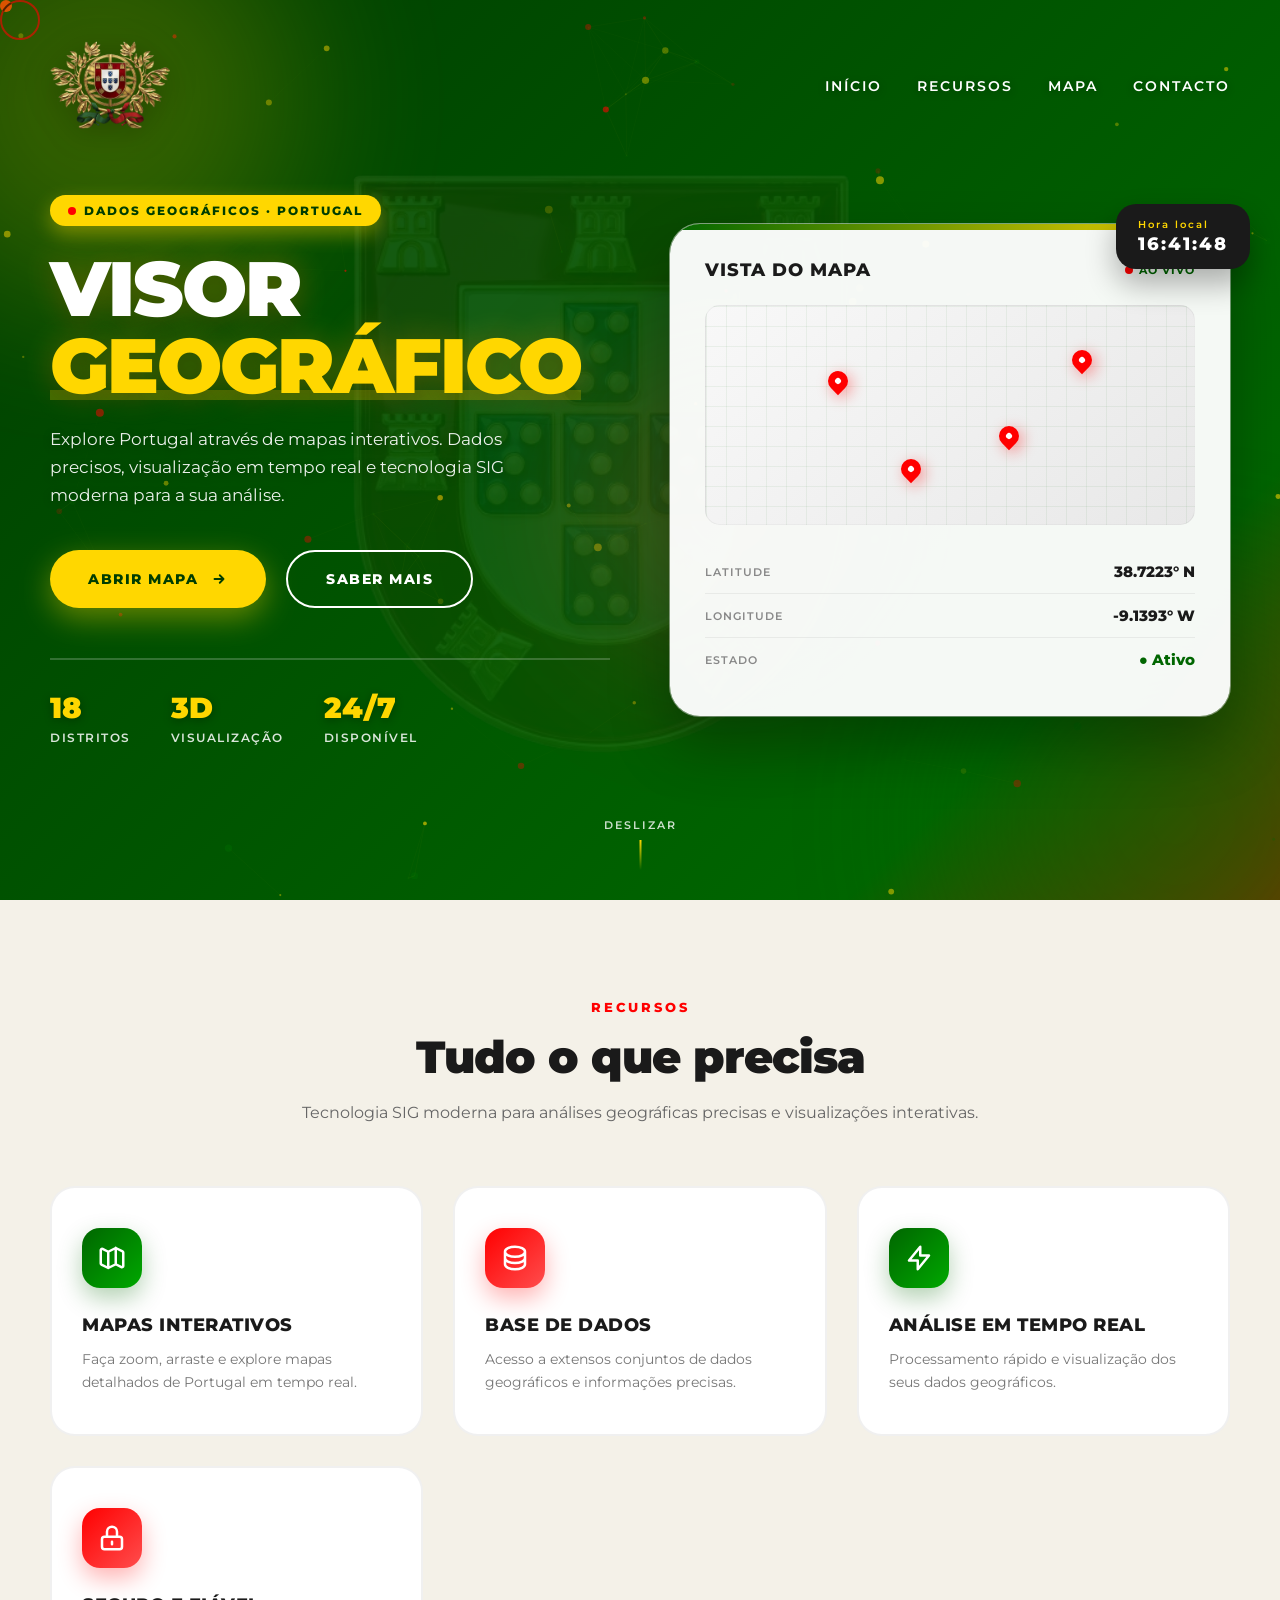
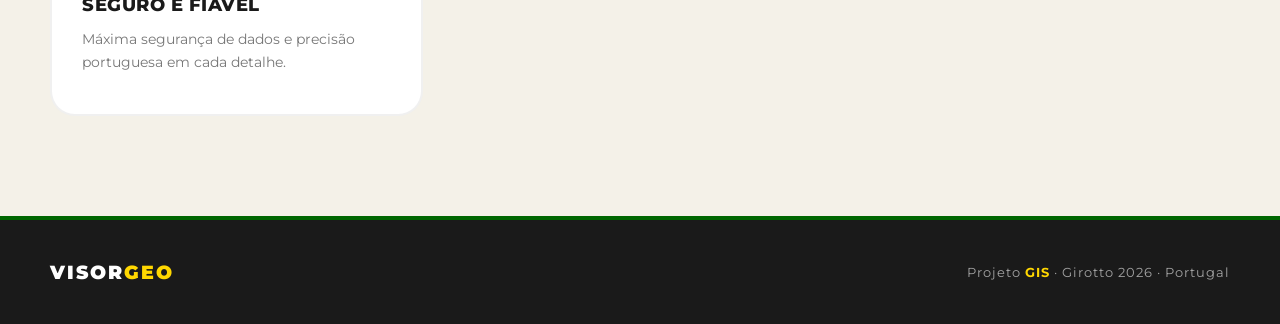
<file: index.html>
<!DOCTYPE html>
<html lang="pt">
<head>
    <meta charset="UTF-8">
    <meta name="viewport" content="width=device-width, initial-scale=1.0">
    <title>Visor Geográfico | Portugal</title>
    <link href="https://fonts.googleapis.com/css2?family=Montserrat:wght@300;400;600;800;900&display=swap" rel="stylesheet">
    <style>
        /* ===== VARIÁVEIS DE COR PORTUGAL ===== */
        :root {
            --pt-green: #006600;
            --pt-green-dark: #003d00;
            --pt-green-light: #00a800;
            --pt-red: #FF0000;
            --pt-red-dark: #b30000;
            --pt-red-light: #ff4d4d;
            --pt-yellow: #FFD700;
            --pt-white: #FFFFFF;
            --pt-cream: #f4f1e8;
            --pt-dark: #1a1a1a;
        }

        * { margin: 0; padding: 0; box-sizing: border-box; }

        html { scroll-behavior: smooth; }

        body {
            min-height: 100vh;
            width: 100%;
            font-family: 'Montserrat', sans-serif;
            overflow-x: hidden;
            background: var(--pt-cream);
            position: relative;
            cursor: none;
        }

        /* ===== CURSOR PERSONALIZADO ===== */
        .cursor {
            position: fixed;
            width: 12px;
            height: 12px;
            background: var(--pt-red);
            border-radius: 50%;
            pointer-events: none;
            z-index: 9999;
            transition: transform 0.15s ease, width 0.3s ease, height 0.3s ease;
            mix-blend-mode: difference;
        }
        .cursor-ring {
            position: fixed;
            width: 40px;
            height: 40px;
            border: 2px solid var(--pt-red);
            border-radius: 50%;
            pointer-events: none;
            z-index: 9998;
            transition: transform 0.25s ease, width 0.3s ease, height 0.3s ease;
            opacity: 0.6;
        }
        .cursor.hover { width: 25px; height: 25px; background: var(--pt-green); }
        .cursor-ring.hover { width: 70px; height: 70px; border-color: var(--pt-green); }

        /* ===== PARTÍCULAS CANVAS ===== */
        #particles {
            position: fixed;
            top: 0; left: 0;
            width: 100%; height: 100%;
            z-index: 1;
            pointer-events: none;
        }

        /* ===== FUNDO DE DUAS CORES: VERDE E VERMELHO ===== */
        .bg-diagonal {
            position: fixed;
            inset: 0;
            background: linear-gradient(135deg,
                var(--pt-green-dark) 0%,
                var(--pt-green) 40%,
                var(--pt-red) 60%,
                var(--pt-red-dark) 100%);
            background-size: 200% 200%;
            animation: gradientShift 20s ease infinite;
            z-index: 0;
        }
        @keyframes gradientShift {
            0%   { background-position: 0% 50%; }
            50%  { background-position: 100% 50%; }
            100% { background-position: 0% 50%; }
        }

        /* ===== ESCUDO DE PORTUGAL DE FUNDO ===== */
        .pt-shield-bg {
            position: fixed;
            top: 50%; left: 50%;
            transform: translate(-50%, -50%);
            width: 70vmin;
            height: 70vmin;
            opacity: 0.08;
            z-index: 1;
            pointer-events: none;
            animation: rotateShield 90s linear infinite;
        }
        @keyframes rotateShield {
            from { transform: translate(-50%, -50%) rotate(0deg); }
            to   { transform: translate(-50%, -50%) rotate(360deg); }
        }

        /* ===== ESFERAS FLUTUANTES ===== */
        .orb {
            position: fixed;
            border-radius: 50%;
            filter: blur(80px);
            z-index: 1;
            pointer-events: none;
        }
        .orb-1 { width: 400px; height: 400px; background: var(--pt-yellow); top: -100px; left: -100px; opacity: 0.2; animation: float1 12s ease-in-out infinite; }
        .orb-2 { width: 450px; height: 450px; background: var(--pt-green); bottom: -150px; right: -120px; opacity: 0.4; animation: float2 15s ease-in-out infinite; }
        .orb-3 { width: 300px; height: 300px; background: var(--pt-red-light); top: 40%; left: 45%; opacity: 0.2; animation: float3 10s ease-in-out infinite; }

        @keyframes float1 { 0%,100%{transform:translate(0,0)} 50%{transform:translate(50px,40px)} }
        @keyframes float2 { 0%,100%{transform:translate(0,0)} 50%{transform:translate(-60px,-30px)} }
        @keyframes float3 { 0%,100%{transform:translate(0,0) scale(1)} 50%{transform:translate(-40px,50px) scale(1.2)} }

        /* ===== HEADER ===== */
        .header {
            position: fixed;
            top: 0; left: 0;
            width: 100%;
            padding: 25px 50px;
            display: flex;
            justify-content: space-between;
            align-items: center;
            z-index: 100;
            animation: fadeDown 1s ease-out;
            transition: background 0.3s ease, padding 0.3s ease;
        }
        .header.scrolled {
            background: rgba(255,255,255,0.92);
            backdrop-filter: blur(15px);
            padding: 15px 50px;
            box-shadow: 0 4px 20px rgba(0,0,0,0.1);
        }
        @keyframes fadeDown {
            from { opacity: 0; transform: translateY(-30px); }
            to   { opacity: 1; transform: translateY(0); }
        }

        .logo-container {
            display: flex;
            align-items: center;
            gap: 15px;
        }
        .logo {
            width: 120px;
            height: 120px;
            object-fit: contain;
            filter: drop-shadow(0 4px 15px rgba(0,0,0,0.3));
            transition: transform 0.3s ease;
        }
        .logo:hover { transform: scale(1.1) rotate(-5deg); }

        .nav-menu {
            display: flex;
            gap: 35px;
            list-style: none;
        }
        .nav-menu a {
            color: var(--pt-white);
            text-decoration: none;
            font-weight: 600;
            font-size: 0.85rem;
            letter-spacing: 2px;
            text-transform: uppercase;
            position: relative;
            padding: 5px 0;
            transition: color 0.3s ease;
            text-shadow: 0 2px 8px rgba(0,0,0,0.3);
        }
        .header.scrolled .nav-menu a {
            color: var(--pt-dark);
            text-shadow: none;
        }
        .nav-menu a::after {
            content: '';
            position: absolute;
            bottom: 0; left: 0;
            width: 0;
            height: 2px;
            background: var(--pt-yellow);
            transition: width 0.3s ease;
        }
        .nav-menu a:hover { color: var(--pt-yellow); }
        .header.scrolled .nav-menu a:hover { color: var(--pt-red); }
        .nav-menu a:hover::after { width: 100%; }

        /* ===== HERO SECTION ===== */
        .hero {
            min-height: 100vh;
            display: flex;
            align-items: center;
            justify-content: center;
            padding: 120px 50px 80px;
            position: relative;
            z-index: 5;
        }

        .hero-container {
            display: grid;
            grid-template-columns: 1fr 1fr;
            gap: 60px;
            align-items: center;
            max-width: 1400px;
            width: 100%;
        }

        /* Coluna esquerda: texto */
        .hero-text {
            animation: fadeUp 1s ease-out 0.2s both;
        }
        @keyframes fadeUp {
            from { opacity: 0; transform: translateY(40px); }
            to   { opacity: 1; transform: translateY(0); }
        }

        .badge {
            display: inline-flex;
            align-items: center;
            gap: 8px;
            background: var(--pt-yellow);
            color: var(--pt-green-dark);
            padding: 8px 18px;
            border-radius: 50px;
            font-size: 0.75rem;
            font-weight: 800;
            letter-spacing: 2px;
            text-transform: uppercase;
            margin-bottom: 25px;
            box-shadow: 0 8px 20px rgba(255,215,0,0.4);
        }
        .badge-dot {
            width: 8px;
            height: 8px;
            background: var(--pt-red);
            border-radius: 50%;
            animation: pulse 1.5s infinite;
        }
        @keyframes pulse {
            0%,100% { opacity: 1; transform: scale(1); }
            50%     { opacity: 0.5; transform: scale(1.3); }
        }

        .title {
            font-size: clamp(2.5rem, 6vw, 5rem);
            font-weight: 900;
            color: var(--pt-white);
            letter-spacing: -2px;
            line-height: 1;
            margin-bottom: 20px;
            text-transform: uppercase;
            text-shadow: 
                0 0 30px rgba(255,215,0,0.3),
                0 5px 25px rgba(0,0,0,0.4);
        }
        .title .accent {
            color: var(--pt-yellow);
            position: relative;
            display: inline-block;
        }
        .title .accent::after {
            content: '';
            position: absolute;
            bottom: 5px; left: 0;
            width: 100%;
            height: 10px;
            background: var(--pt-yellow);
            opacity: 0.25;
            z-index: -1;
        }

        .subtitle {
            font-size: clamp(0.95rem, 1.3vw, 1.15rem);
            color: rgba(255,255,255,0.92);
            font-weight: 400;
            line-height: 1.7;
            margin-bottom: 40px;
            max-width: 500px;
            text-shadow: 0 2px 10px rgba(0,0,0,0.3);
        }

        /* Botões */
        .buttons {
            display: flex;
            gap: 20px;
            flex-wrap: wrap;
            margin-bottom: 50px;
        }

        .btn {
            display: inline-flex;
            align-items: center;
            gap: 12px;
            padding: 18px 38px;
            font-family: 'Montserrat', sans-serif;
            font-size: 0.9rem;
            font-weight: 800;
            letter-spacing: 1.5px;
            text-transform: uppercase;
            text-decoration: none;
            border-radius: 50px;
            cursor: pointer;
            position: relative;
            overflow: hidden;
            transition: all 0.35s cubic-bezier(0.25, 0.8, 0.25, 1);
            border: none;
        }

        .btn-primary {
            background: var(--pt-yellow);
            color: var(--pt-green-dark);
            box-shadow: 0 10px 30px rgba(255,215,0,0.4);
        }
        .btn-primary::before {
            content: '';
            position: absolute;
            top: 0; left: -100%;
            width: 100%; height: 100%;
            background: linear-gradient(90deg, transparent, rgba(255,255,255,0.6), transparent);
            transition: left 0.6s ease;
        }
        .btn-primary:hover::before { left: 100%; }
        .btn-primary:hover {
            transform: translateY(-4px);
            background: var(--pt-white);
            color: var(--pt-red);
            box-shadow: 0 20px 40px rgba(255,255,255,0.4);
        }

        .btn-secondary {
            background: transparent;
            color: var(--pt-white);
            border: 2px solid var(--pt-white);
        }
        .btn-secondary:hover {
            background: var(--pt-white);
            color: var(--pt-red);
            transform: translateY(-4px);
        }

        .btn svg {
            width: 18px;
            height: 18px;
            transition: transform 0.3s ease;
        }
        .btn:hover svg { transform: translateX(5px); }

        /* Stats */
        .stats {
            display: flex;
            gap: 40px;
            padding-top: 30px;
            border-top: 2px solid rgba(255,255,255,0.2);
        }
        .stat-item h3 {
            font-size: 1.8rem;
            font-weight: 900;
            color: var(--pt-yellow);
            margin-bottom: 5px;
            text-shadow: 0 2px 10px rgba(0,0,0,0.3);
        }
        .stat-item p {
            font-size: 0.75rem;
            color: rgba(255,255,255,0.85);
            text-transform: uppercase;
            letter-spacing: 1.5px;
            font-weight: 600;
        }

        /* Coluna direita: card visual */
        .hero-visual {
            position: relative;
            animation: fadeUp 1s ease-out 0.5s both;
        }

        .visual-card {
            background: rgba(255,255,255,0.96);
            backdrop-filter: blur(20px);
            border-radius: 30px;
            padding: 35px;
            box-shadow:
                0 30px 60px rgba(0,0,0,0.3),
                0 0 0 1px rgba(255,255,255,0.5);
            position: relative;
            overflow: hidden;
        }
        .visual-card::before {
            content: '';
            position: absolute;
            top: 0; left: 0;
            width: 100%; height: 6px;
            background: linear-gradient(90deg, var(--pt-green), var(--pt-yellow), var(--pt-red));
            background-size: 200% auto;
            animation: shine 3s linear infinite;
        }
        @keyframes shine { to { background-position: 200% center; } }

        .card-header {
            display: flex;
            justify-content: space-between;
            align-items: center;
            margin-bottom: 25px;
        }
        .card-title {
            font-size: 1.1rem;
            font-weight: 800;
            color: var(--pt-dark);
            letter-spacing: 1px;
            text-transform: uppercase;
        }
        .live-indicator {
            display: flex;
            align-items: center;
            gap: 6px;
            font-size: 0.7rem;
            font-weight: 700;
            color: var(--pt-green);
            text-transform: uppercase;
            letter-spacing: 1px;
        }
        .live-dot {
            width: 8px;
            height: 8px;
            background: var(--pt-red);
            border-radius: 50%;
            animation: pulse 1.5s infinite;
        }

        /* Mapa simulado */
        .mini-map {
            width: 100%;
            height: 220px;
            background:
                linear-gradient(rgba(0,102,0,0.06) 1px, transparent 1px),
                linear-gradient(90deg, rgba(0,102,0,0.06) 1px, transparent 1px),
                linear-gradient(135deg, #f8f8f8, #e8e8e8);
            background-size: 20px 20px, 20px 20px, 100% 100%;
            border-radius: 15px;
            position: relative;
            overflow: hidden;
            margin-bottom: 25px;
            border: 1px solid rgba(0,0,0,0.05);
        }
        .map-pin {
            position: absolute;
            width: 20px;
            height: 20px;
            background: var(--pt-red);
            border-radius: 50% 50% 50% 0;
            transform: rotate(-45deg);
            box-shadow: 0 5px 15px rgba(255,0,0,0.4);
            animation: pinDrop 2s ease-in-out infinite;
        }
        .map-pin::after {
            content: '';
            position: absolute;
            top: 50%; left: 50%;
            transform: translate(-50%, -50%);
            width: 6px; height: 6px;
            background: var(--pt-white);
            border-radius: 50%;
        }
        .pin-1 { top: 30%; left: 25%; animation-delay: 0s; }
        .pin-2 { top: 55%; left: 60%; animation-delay: 0.5s; }
        .pin-3 { top: 20%; left: 75%; animation-delay: 1s; }
        .pin-4 { top: 70%; left: 40%; animation-delay: 1.5s; }

        @keyframes pinDrop {
            0%,100% { transform: rotate(-45deg) translateY(0); }
            50%     { transform: rotate(-45deg) translateY(-10px); }
        }

        /* Linhas de informação */
        .info-row {
            display: flex;
            justify-content: space-between;
            align-items: center;
            padding: 12px 0;
            border-bottom: 1px solid rgba(0,0,0,0.06);
            font-size: 0.85rem;
        }
        .info-row:last-child { border-bottom: none; }
        .info-label {
            color: #888;
            font-weight: 600;
            text-transform: uppercase;
            letter-spacing: 1px;
            font-size: 0.7rem;
        }
        .info-value {
            color: var(--pt-dark);
            font-weight: 800;
            font-size: 0.95rem;
        }
        .info-value.green { color: var(--pt-green); }

        /* Relógio flutuante */
        .clock-badge {
            position: absolute;
            top: -20px; right: -20px;
            background: var(--pt-dark);
            color: var(--pt-white);
            padding: 15px 22px;
            border-radius: 20px;
            font-weight: 800;
            font-size: 1.1rem;
            letter-spacing: 2px;
            box-shadow: 0 15px 30px rgba(0,0,0,0.3);
            z-index: 2;
        }
        .clock-badge small {
            display: block;
            font-size: 0.6rem;
            color: var(--pt-yellow);
            letter-spacing: 2px;
            margin-bottom: 3px;
            font-weight: 600;
        }

        /* ===== SECÇÃO FEATURES ===== */
        .features {
            padding: 100px 50px;
            background: var(--pt-cream);
            position: relative;
            z-index: 5;
        }
        .section-header {
            text-align: center;
            max-width: 700px;
            margin: 0 auto 60px;
        }
        .section-tag {
            color: var(--pt-red);
            font-size: 0.8rem;
            font-weight: 800;
            letter-spacing: 3px;
            text-transform: uppercase;
            margin-bottom: 15px;
        }
        .section-title {
            font-size: clamp(1.8rem, 4vw, 2.8rem);
            font-weight: 900;
            color: var(--pt-dark);
            letter-spacing: -1px;
            margin-bottom: 15px;
        }
        .section-desc {
            color: #666;
            font-size: 1rem;
            line-height: 1.7;
        }

        .features-grid {
            display: grid;
            grid-template-columns: repeat(auto-fit, minmax(280px, 1fr));
            gap: 30px;
            max-width: 1200px;
            margin: 0 auto;
        }

        .feature-card {
            background: var(--pt-white);
            border: 2px solid rgba(0,0,0,0.06);
            border-radius: 25px;
            padding: 40px 30px;
            transition: all 0.4s cubic-bezier(0.25, 0.8, 0.25, 1);
            position: relative;
            overflow: hidden;
        }
        .feature-card::before {
            content: '';
            position: absolute;
            top: 0; left: 0;
            width: 0; height: 4px;
            background: linear-gradient(90deg, var(--pt-green), var(--pt-red));
            transition: width 0.4s ease;
        }
        .feature-card:hover::before { width: 100%; }
        .feature-card:hover {
            transform: translateY(-10px);
            box-shadow: 0 30px 60px rgba(0,102,0,0.15);
            border-color: rgba(0,102,0,0.2);
        }

        .feature-icon {
            width: 60px;
            height: 60px;
            background: linear-gradient(135deg, var(--pt-green), var(--pt-green-light));
            border-radius: 18px;
            display: flex;
            align-items: center;
            justify-content: center;
            margin-bottom: 25px;
            box-shadow: 0 10px 25px rgba(0,102,0,0.3);
            transition: transform 0.4s ease, background 0.4s ease;
        }
        .feature-card:nth-child(even) .feature-icon {
            background: linear-gradient(135deg, var(--pt-red), var(--pt-red-light));
            box-shadow: 0 10px 25px rgba(255,0,0,0.3);
        }
        .feature-card:hover .feature-icon {
            transform: rotate(-8deg) scale(1.1);
        }
        .feature-icon svg {
            width: 30px;
            height: 30px;
            color: var(--pt-white);
        }

        .feature-title {
            font-size: 1.15rem;
            font-weight: 800;
            color: var(--pt-dark);
            margin-bottom: 12px;
            text-transform: uppercase;
            letter-spacing: 0.5px;
        }
        .feature-desc {
            color: #777;
            font-size: 0.9rem;
            line-height: 1.6;
        }

        /* ===== FOOTER ===== */
        .footer {
            background: var(--pt-dark);
            color: var(--pt-white);
            padding: 40px 50px;
            text-align: center;
            position: relative;
            z-index: 5;
            border-top: 4px solid var(--pt-green);
        }
        .footer-content {
            max-width: 1200px;
            margin: 0 auto;
            display: flex;
            justify-content: space-between;
            align-items: center;
            flex-wrap: wrap;
            gap: 20px;
        }
        .footer-logo {
            font-weight: 900;
            font-size: 1.2rem;
            letter-spacing: 2px;
        }
        .footer-logo span { color: var(--pt-yellow); }
        .footer-text {
            color: rgba(255,255,255,0.6);
            font-size: 0.8rem;
            letter-spacing: 1px;
        }
        .footer-text strong { color: var(--pt-yellow); }

        /* ===== SCROLL INDICATOR ===== */
        .scroll-indicator {
            position: absolute;
            bottom: 30px;
            left: 50%;
            transform: translateX(-50%);
            z-index: 10;
            display: flex;
            flex-direction: column;
            align-items: center;
            gap: 8px;
            color: rgba(255,255,255,0.8);
            font-size: 0.7rem;
            font-weight: 600;
            letter-spacing: 2px;
            text-transform: uppercase;
            animation: bounce 2s infinite;
        }
        .scroll-indicator::after {
            content: '';
            width: 2px;
            height: 30px;
            background: linear-gradient(to bottom, var(--pt-yellow), transparent);
        }
        @keyframes bounce {
            0%,100% { transform: translateX(-50%) translateY(0); }
            50%     { transform: translateX(-50%) translateY(8px); }
        }

        /* ===== RESPONSIVE ===== */
        @media (max-width: 968px) {
            .hero-container { grid-template-columns: 1fr; gap: 50px; }
            .hero-visual { order: -1; }
            .nav-menu { display: none; }
            .header { padding: 20px 25px; }
            .hero { padding: 100px 25px 60px; }
            .features { padding: 60px 25px; }
            .footer { padding: 30px 25px; }
            .stats { gap: 25px; }
            .stat-item h3 { font-size: 1.4rem; }
            .clock-badge { top: 10px; right: 10px; padding: 10px 16px; font-size: 0.9rem; }
            .cursor, .cursor-ring { display: none; }
            body { cursor: auto; }
        }

        @media (max-width: 500px) {
            .title { font-size: 2.2rem; }
            .buttons { flex-direction: column; }
            .btn { width: 100%; justify-content: center; }
            .stats { flex-wrap: wrap; gap: 15px; }
        }
    </style>
</head>
<body>

    <!-- Cursor personalizado -->
    <div class="cursor"></div>
    <div class="cursor-ring"></div>

    <!-- Canvas de partículas -->
    <canvas id="particles"></canvas>

    <!-- Fundo diagonal verde-vermelho -->
    <div class="bg-diagonal"></div>

    <!-- Escudo de Portugal de fundo (SVG) -->
<!-- Escudo de Portugal de fundo (PNG transparente) -->
<img src="./maps/img.png" class="pt-shield-bg" alt="Escudo de Portugal">
        <!-- Esferas flutuantes -->
    <div class="orb orb-1"></div>
    <div class="orb orb-2"></div>
    <div class="orb orb-3"></div>

    <!-- Header -->
    <header class="header" id="header">
        <div class="logo-container">
            <img src="./maps/logo.png" alt="Logo de Portugal" class="logo">
        </div>
        <nav>
            <ul class="nav-menu">
                <li><a href="#home">Início</a></li>
                <li><a href="#features">Recursos</a></li>
                <li><a href="mapuy.html" target="_blank">Mapa</a></li>
                <li><a href="#contacto">Contacto</a></li>
            </ul>
        </nav>
    </header>

    <!-- Hero -->
    <section class="hero" id="home">
        <div class="hero-container">
            <!-- Texto -->
            <div class="hero-text">
                <div class="badge">
                    <span class="badge-dot"></span>
                    Dados Geográficos · Portugal
                </div>
                <h1 class="title">
                    Visor<br>
                    <span class="accent">Geográfico</span>
                </h1>
                <p class="subtitle">
                    Explore Portugal através de mapas interativos.
                    Dados precisos, visualização em tempo real e
                    tecnologia SIG moderna para a sua análise.
                </p>

                <div class="buttons">
                    <a href="maps.html" target="_blank" rel="noopener noreferrer" class="btn btn-primary">
                        Abrir Mapa
                        <svg xmlns="http://www.w3.org/2000/svg" fill="none" viewBox="0 0 24 24" stroke="currentColor" stroke-width="2.5">
                            <path stroke-linecap="round" stroke-linejoin="round" d="M13 7l5 5m0 0l-5 5m5-5H6" />
                        </svg>
                    </a>
                    <a href="#features" class="btn btn-secondary">
                        Saber Mais
                    </a>
                </div>

                <div class="stats">
                    <div class="stat-item">
                        <h3>18</h3>
                        <p>Distritos</p>
                    </div>
                    <div class="stat-item">
                        <h3>3D</h3>
                        <p>Visualização</p>
                    </div>
                    <div class="stat-item">
                        <h3>24/7</h3>
                        <p>Disponível</p>
                    </div>
                </div>
            </div>

            <!-- Visual -->
            <div class="hero-visual">
                <div class="clock-badge">
                    <small>Hora local</small>
                    <span id="clock">00:00:00</span>
                </div>
                <div class="visual-card">
                    <div class="card-header">
                        <div class="card-title">Vista do Mapa</div>
                        <div class="live-indicator">
                            <span class="live-dot"></span>
                            Ao Vivo
                        </div>
                    </div>

                    <div class="mini-map">
                        <div class="map-pin pin-1"></div>
                        <div class="map-pin pin-2"></div>
                        <div class="map-pin pin-3"></div>
                        <div class="map-pin pin-4"></div>
                    </div>

                    <div class="info-row">
                        <span class="info-label">Latitude</span>
                        <span class="info-value">38.7223° N</span>
                    </div>
                    <div class="info-row">
                        <span class="info-label">Longitude</span>
                        <span class="info-value">-9.1393° W</span>
                    </div>
                    <div class="info-row">
                        <span class="info-label">Estado</span>
                        <span class="info-value green">● Ativo</span>
                    </div>
                </div>
            </div>
        </div>

        <!-- Scroll indicator -->
        <div class="scroll-indicator">Deslizar</div>
    </section>

    <!-- Features -->
    <section class="features" id="features">
        <div class="section-header">
            <div class="section-tag">Recursos</div>
            <h2 class="section-title">Tudo o que precisa</h2>
            <p class="section-desc">
                Tecnologia SIG moderna para análises geográficas precisas
                e visualizações interativas.
            </p>
        </div>

        <div class="features-grid">
            <div class="feature-card">
                <div class="feature-icon">
                    <svg xmlns="http://www.w3.org/2000/svg" fill="none" viewBox="0 0 24 24" stroke="currentColor" stroke-width="2">
                        <path stroke-linecap="round" stroke-linejoin="round" d="M9 20l-5.447-2.724A1 1 0 013 16.382V5.618a1 1 0 011.447-.894L9 7m0 13l6-3m-6 3V7m6 10l4.553 2.276A1 1 0 0021 18.382V7.618a1 1 0 00-.553-.894L15 4m0 13V4m0 0L9 7" />
                    </svg>
                </div>
                <h3 class="feature-title">Mapas Interativos</h3>
                <p class="feature-desc">
                    Faça zoom, arraste e explore mapas detalhados de Portugal em tempo real.
                </p>
            </div>

            <div class="feature-card">
                <div class="feature-icon">
                    <svg xmlns="http://www.w3.org/2000/svg" fill="none" viewBox="0 0 24 24" stroke="currentColor" stroke-width="2">
                        <path stroke-linecap="round" stroke-linejoin="round" d="M4 7v10c0 2.21 3.582 4 8 4s8-1.79 8-4V7M4 7c0 2.21 3.582 4 8 4s8-1.79 8-4M4 7c0-2.21 3.582-4 8-4s8 1.79 8 4m0 5c0 2.21-3.582 4-8 4s-8-1.79-8-4" />
                    </svg>
                </div>
                <h3 class="feature-title">Base de Dados</h3>
                <p class="feature-desc">
                    Acesso a extensos conjuntos de dados geográficos e informações precisas.
                </p>
            </div>

            <div class="feature-card">
                <div class="feature-icon">
                    <svg xmlns="http://www.w3.org/2000/svg" fill="none" viewBox="0 0 24 24" stroke="currentColor" stroke-width="2">
                        <path stroke-linecap="round" stroke-linejoin="round" d="M13 10V3L4 14h7v7l9-11h-7z" />
                    </svg>
                </div>
                <h3 class="feature-title">Análise em Tempo Real</h3>
                <p class="feature-desc">
                    Processamento rápido e visualização dos seus dados geográficos.
                </p>
            </div>

            <div class="feature-card">
                <div class="feature-icon">
                    <svg xmlns="http://www.w3.org/2000/svg" fill="none" viewBox="0 0 24 24" stroke="currentColor" stroke-width="2">
                        <path stroke-linecap="round" stroke-linejoin="round" d="M12 15v2m-6 4h12a2 2 0 002-2v-6a2 2 0 00-2-2H6a2 2 0 00-2 2v6a2 2 0 002 2zm10-10V7a4 4 0 00-8 0v4h8z" />
                    </svg>
                </div>
                <h3 class="feature-title">Seguro e Fiável</h3>
                <p class="feature-desc">
                    Máxima segurança de dados e precisão portuguesa em cada detalhe.
                </p>
            </div>
        </div>
    </section>

    <!-- Footer -->
    <footer class="footer" id="contacto">
        <div class="footer-content">
            <div class="footer-logo">VISOR<span>GEO</span></div>
            <div class="footer-text">
                Projeto <strong>GIS</strong> · Girotto 2026 · Portugal
            </div>
        </div>
    </footer>

    <script>
        // ===== CURSOR PERSONALIZADO =====
        const cursor = document.querySelector('.cursor');
        const cursorRing = document.querySelector('.cursor-ring');
        let mouseX = 0, mouseY = 0;
        let ringX = 0, ringY = 0;

        document.addEventListener('mousemove', (e) => {
            mouseX = e.clientX;
            mouseY = e.clientY;
            cursor.style.left = mouseX + 'px';
            cursor.style.top = mouseY + 'px';
        });

        function animateRing() {
            ringX += (mouseX - ringX) * 0.15;
            ringY += (mouseY - ringY) * 0.15;
            cursorRing.style.left = ringX + 'px';
            cursorRing.style.top = ringY + 'px';
            requestAnimationFrame(animateRing);
        }
        animateRing();

        document.querySelectorAll('a, button, .feature-card').forEach(el => {
            el.addEventListener('mouseenter', () => {
                cursor.classList.add('hover');
                cursorRing.classList.add('hover');
            });
            el.addEventListener('mouseleave', () => {
                cursor.classList.remove('hover');
                cursorRing.classList.remove('hover');
            });
        });

        // ===== RELÓGIO EM TEMPO REAL (hora de Lisboa) =====
        function updateClock() {
            const now = new Date();
            const ptTime = now.toLocaleTimeString('pt-PT', {
                timeZone: 'Europe/Lisbon',
                hour: '2-digit',
                minute: '2-digit',
                second: '2-digit',
                hour12: false
            });
            document.getElementById('clock').textContent = ptTime;
        }
        updateClock();
        setInterval(updateClock, 1000);

        // ===== HEADER SCROLL EFFECT =====
        const header = document.getElementById('header');
        window.addEventListener('scroll', () => {
            if (window.scrollY > 50) {
                header.classList.add('scrolled');
            } else {
                header.classList.remove('scrolled');
            }
        });

        // ===== PARTÍCULAS =====
        const canvas = document.getElementById('particles');
        const ctx = canvas.getContext('2d');
        let particles = [];
        let canvasWidth, canvasHeight;

        function resizeCanvas() {
            canvasWidth = canvas.width = window.innerWidth;
            canvasHeight = canvas.height = window.innerHeight;
        }
        resizeCanvas();
        window.addEventListener('resize', resizeCanvas);

        class Particle {
            constructor() {
                this.reset();
            }
            reset() {
                this.x = Math.random() * canvasWidth;
                this.y = Math.random() * canvasHeight;
                this.size = Math.random() * 3 + 1;
                this.speedX = (Math.random() - 0.5) * 0.4;
                this.speedY = (Math.random() - 0.5) * 0.4;
                this.opacity = Math.random() * 0.5 + 0.1;
                // Mistura de cores: verde, vermelho e amarelo
                const colors = ['0,102,0', '255,0,0', '255,215,0'];
                this.color = colors[Math.floor(Math.random() * colors.length)];
            }
            update() {
                this.x += this.speedX;
                this.y += this.speedY;
                if (this.x < 0 || this.x > canvasWidth) this.speedX *= -1;
                if (this.y < 0 || this.y > canvasHeight) this.speedY *= -1;
            }
            draw() {
                ctx.beginPath();
                ctx.arc(this.x, this.y, this.size, 0, Math.PI * 2);
                ctx.fillStyle = `rgba(${this.color},${this.opacity})`;
                ctx.fill();
            }
        }

        function initParticles() {
            particles = [];
            const count = Math.min(80, Math.floor(window.innerWidth / 15));
            for (let i = 0; i < count; i++) {
                particles.push(new Particle());
            }
        }
        initParticles();

        function connectParticles() {
            for (let i = 0; i < particles.length; i++) {
                for (let j = i + 1; j < particles.length; j++) {
                    const dx = particles[i].x - particles[j].x;
                    const dy = particles[i].y - particles[j].y;
                    const distance = Math.sqrt(dx * dx + dy * dy);
                    if (distance < 120) {
                        ctx.beginPath();
                        ctx.strokeStyle = `rgba(255,215,0,${0.1 * (1 - distance / 120)})`;
                        ctx.lineWidth = 0.5;
                        ctx.moveTo(particles[i].x, particles[i].y);
                        ctx.lineTo(particles[j].x, particles[j].y);
                        ctx.stroke();
                    }
                }
            }
        }

        function animateParticles() {
            ctx.clearRect(0, 0, canvasWidth, canvasHeight);
            particles.forEach(p => {
                p.update();
                p.draw();
            });
            connectParticles();
            requestAnimationFrame(animateParticles);
        }
        animateParticles();

        // ===== PARALLAX SUAVE NAS ORBS =====
        document.addEventListener('mousemove', (e) => {
            const x = (e.clientX / window.innerWidth - 0.5) * 20;
            const y = (e.clientY / window.innerHeight - 0.5) * 20;
            document.querySelector('.orb-1').style.transform = `translate(${x}px, ${y}px)`;
            document.querySelector('.orb-2').style.transform = `translate(${-x}px, ${-y}px)`;
        });

        // ===== SCROLL REVEAL =====
        const observerOptions = {
            threshold: 0.1,
            rootMargin: '0px 0px -50px 0px'
        };
        const observer = new IntersectionObserver((entries) => {
            entries.forEach(entry => {
                if (entry.isIntersecting) {
                    entry.target.style.opacity = '1';
                    entry.target.style.transform = 'translateY(0)';
                }
            });
        }, observerOptions);

        document.querySelectorAll('.feature-card').forEach((card, index) => {
            card.style.opacity = '0';
            card.style.transform = 'translateY(40px)';
            card.style.transition = `all 0.6s ease ${index * 0.1}s`;
            observer.observe(card);
        });
    </script>
</body>
</html>
</file>
